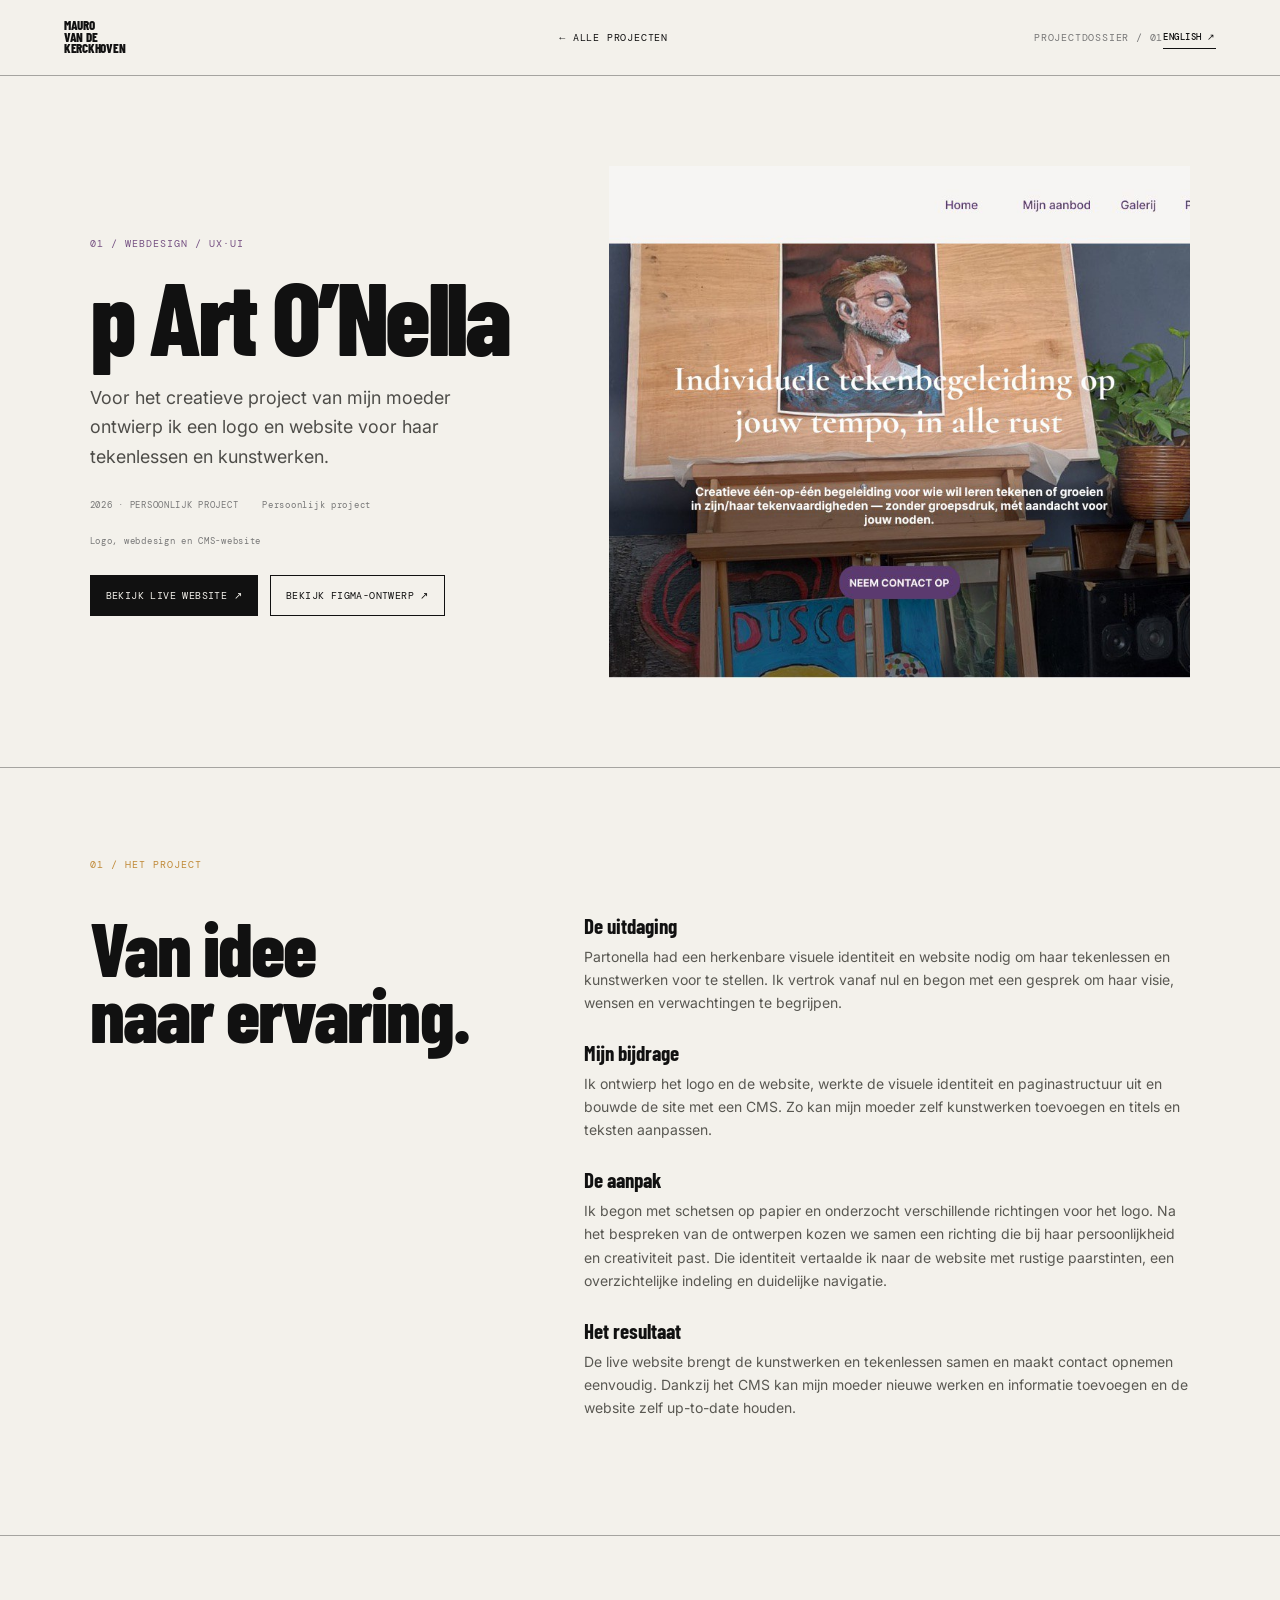
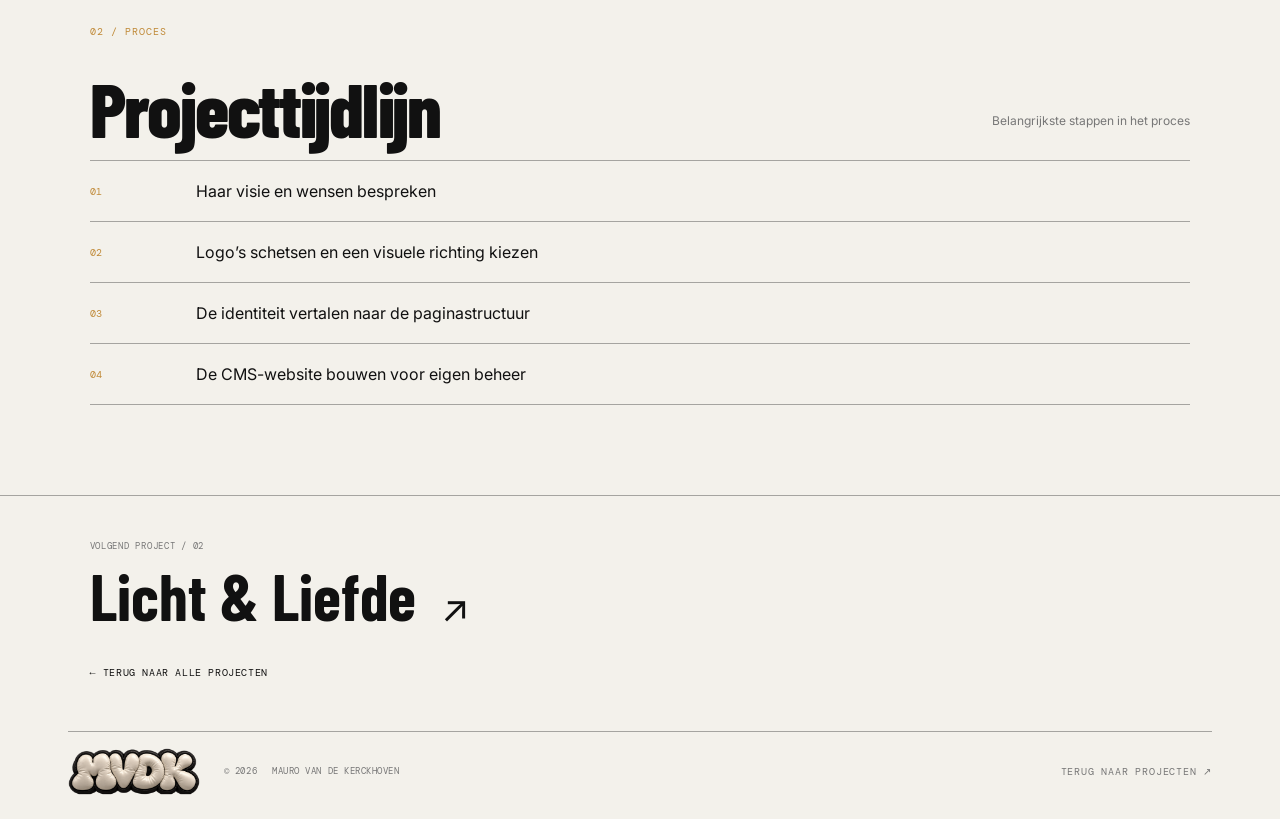
<file: project.html>
<!doctype html>
<html lang="nl">
<head>
  <meta charset="utf-8">
  <meta name="viewport" content="width=device-width, initial-scale=1">
  <meta name="description" content="Project case study by Mauro Van de kerckhoven, Digital Experience Design student.">
  <title>Project | Mauro Van de kerckhoven</title>
  <link rel="icon" type="image/svg+xml" href="assets/favicon.svg?v=2">
  <link rel="preconnect" href="https://fonts.googleapis.com">
  <link rel="preconnect" href="https://fonts.gstatic.com" crossorigin>
  <link href="https://fonts.googleapis.com/css2?family=Barlow+Condensed:wght@600;700;800;900&family=DM+Mono:wght@400;500&family=Inter:wght@400;500;600&display=swap" rel="stylesheet">
  <link rel="stylesheet" href="style.css">
  <link rel="stylesheet" href="project-detail.css">
</head>
<body class="case-body">
  <header class="case-header">
    <a class="wordmark" href="index.html#top" aria-label="Mauro Van de kerckhoven home">MAURO<br>VAN DE<br>KERCKHOVEN</a>
    <a class="case-back mono" href="index.html#work" data-nl="← ALLE PROJECTEN" data-en="← ALL PROJECTS">← ALLE PROJECTEN</a>
    <span class="case-index mono"><span data-nl="PROJECTDOSSIER" data-en="PROJECT FILE">PROJECTDOSSIER</span> / <span id="case-number">01</span></span>
    <button class="language-toggle mono" type="button" data-language-toggle aria-label="Switch to English">ENGLISH ↗</button>
  </header>
  <main id="project-detail" class="case-main"></main>
  <footer class="case-footer"><a class="case-footer-logo" href="index.html#top" aria-label="Mauro Van de kerckhoven home"><img src="assets/mvdk-logo.png" alt="MVDK-logo"></a><span>© 2026　 MAURO VAN DE KERCKHOVEN</span><a class="mono" href="index.html#work" data-nl="TERUG NAAR PROJECTEN ↗" data-en="BACK TO SELECTED WORK ↗">TERUG NAAR PROJECTEN ↗</a></footer>
  <script src="i18n.js"></script>
  <script src="project-detail.js"></script>
</body>
</html>
</file>
<file: style.css>
:root{--paper:#f3f1eb;--ink:#111;--muted:#88877f;--blue:#69c1e5;--line:rgba(17,17,17,.34);--mono:"DM Mono",monospace;--display:"Barlow Condensed",Impact,sans-serif;--body:Inter,Arial,sans-serif;--script:Caveat,cursive}
*{box-sizing:border-box}html{scroll-behavior:smooth;scroll-padding-top:82px}body{margin:0;background:var(--paper);color:var(--ink);font-family:var(--body);overflow-x:hidden}a{color:inherit;text-decoration:none}button{font:inherit}.mono,.small-link,.wordmark,.section-bar h2,.skills,.photo-tags,.socials{font-family:var(--mono);font-size:10px;letter-spacing:.08em}.header{height:76px;position:absolute;z-index:5;top:0;left:0;right:0;display:grid;grid-template-columns:1fr auto 1fr;align-items:center;padding:0 clamp(22px,5vw,64px);color:#101820}.wordmark{font:800 13px/.92 var(--display);letter-spacing:-.02em}.header nav{display:flex;gap:clamp(20px,3vw,40px)}.header nav a{font:500 10px var(--mono);text-transform:uppercase;letter-spacing:.06em;position:relative}.header nav a:after{content:"";height:1px;background:currentColor;position:absolute;left:0;right:100%;bottom:-7px;transition:right .2s}.header nav a:hover:after,.header nav a:focus-visible:after{right:0}.discipline{justify-self:end;display:flex;align-items:center;gap:12px;font:10px/.96 var(--mono);letter-spacing:.08em}.cross{font-size:23px}.menu-toggle{display:none}
.hero{height:min(760px,100svh);min-height:600px;position:relative;overflow:hidden;background:var(--blue);color:#fff}.hero-image,.hero-shade{position:absolute;inset:0;width:100%;height:100%;object-fit:cover}.hero-image{object-position:center top;mix-blend-mode:normal}.hero-shade{background:linear-gradient(180deg,rgba(36,164,218,.52) 0%,rgba(47,166,216,.24) 45%,rgba(0,0,0,.08) 68%,rgba(0,0,0,.26) 100%);pointer-events:none}.hero:after{content:"";position:absolute;inset:0;opacity:.14;pointer-events:none;background-image:url("data:image/svg+xml,%3Csvg viewBox='0 0 180 180' xmlns='http://www.w3.org/2000/svg'%3E%3Cfilter id='n'%3E%3CfeTurbulence type='fractalNoise' baseFrequency='.8' numOctaves='3' stitchTiles='stitch'/%3E%3C/filter%3E%3Crect width='100%25' height='100%25' filter='url(%23n)' opacity='.23'/%3E%3C/svg%3E");mix-blend-mode:soft-light}.hero-topline{position:absolute;top:93px;left:5%;right:5%;display:flex;justify-content:space-between;font-size:9px;color:#163242}.hero h1{position:absolute;top:17%;left:5%;margin:0;width:90%;font:900 clamp(120px,28vw,390px)/.78 var(--display);letter-spacing:-.055em;text-align:center;color:#f8f7f3;white-space:nowrap;transform:scaleX(.87);text-shadow:0 1px rgba(255,255,255,.3)}.signature{position:absolute;left:5%;top:26%;font:600 clamp(42px,5vw,70px)/.72 var(--script);color:#101010;transform:rotate(-7deg);z-index:2}.signature span{font-size:.77em}.hero-intro{position:absolute;left:5.2%;top:65%;font-size:10px;line-height:1.45;letter-spacing:.13em;color:#111}.scroll-cue{position:absolute;left:5%;bottom:35px;display:flex;align-items:center;flex-direction:column;gap:9px;font-size:9px;letter-spacing:.1em}.scroll-cue i{height:48px;width:1px;background:#fff;position:relative}.scroll-cue i:before{content:"";position:absolute;width:12px;height:12px;border:1px solid white;border-radius:50%;top:-1px;left:-6px}.hero-count{position:absolute;right:5%;bottom:40px;letter-spacing:.12em}
.section-pad{padding:48px clamp(24px,5.3vw,72px)}.work{padding-top:35px}.section-bar{display:flex;align-items:center;gap:22px;min-height:20px}.section-bar h2{font-size:10px;font-weight:500;margin:0;white-space:nowrap}.section-bar h2 span{font-weight:500}.rule{height:1px;background:var(--line);flex:1}.small-link{font-size:9px;white-space:nowrap}.section-note{font-size:12px;color:#777;max-width:600px;margin:20px 0 25px;line-height:1.6}.project-grid{display:grid;grid-template-columns:repeat(3,minmax(0,1fr));gap:28px}.project-card{border-left:1px solid var(--line);padding-left:9px;min-width:0;transition:transform .25s}.project-card:hover{transform:translateY(-4px)}.project-image{height:clamp(150px,22vw,260px);position:relative;overflow:hidden;background:#202a2d}.project-image img{width:100%;height:100%;object-fit:cover;transition:transform .5s}.project-card:hover img{transform:scale(1.035)}.project-number{position:absolute;left:0;top:0;background:var(--paper);padding:5px 9px;font:500 10px var(--mono)}.project-info{display:grid;grid-template-columns:1fr auto;align-items:start;padding-top:11px}.project-info h3{font:700 15px var(--display);margin:0 0 4px}.project-info p{font-size:11px;color:#666;margin:0}.project-info .year{grid-column:1;font:10px var(--body);color:#999;margin-top:8px}.project-arrow{grid-column:2;grid-row:1/4;font-size:19px;align-self:center}.placeholder-note{font-size:10px;color:#89877f;margin-top:24px}
.project-image{display:block;color:inherit;text-decoration:none}.project-cover{background:#f4eff6;color:#403149}.cover-brand{position:absolute;inset:0;padding:clamp(18px,3vw,36px);display:flex;flex-direction:column;align-items:flex-start;justify-content:center;background:linear-gradient(140deg,#fbf9fc 0%,#f1eaf4 62%,#e4d6e9 100%)}.cover-mark{font:700 clamp(40px,7vw,76px)/.8 var(--display);color:#765283}.cover-name{font:700 clamp(32px,5vw,56px)/.86 var(--display);letter-spacing:-.05em;margin:8px 0 16px;color:#403149}.cover-caption{font:9px/1.5 var(--mono);letter-spacing:.08em}.cover-cta{position:absolute;right:18px;bottom:18px;font:9px var(--mono);border-bottom:1px solid currentColor;padding-bottom:4px;color:#684678}.project-description{grid-column:1/-1!important;line-height:1.5;margin-top:9px!important;max-width:360px}.project-design-link{grid-column:1/-1;font:9px var(--mono);margin-top:10px;letter-spacing:.04em;width:max-content;border-bottom:1px solid var(--line);padding-bottom:4px}.project-info .year{grid-row:3}
.cover-link{position:absolute;inset:0;color:inherit;text-decoration:none}.poster-project{background:#111}.poster-gallery{height:100%;display:flex;justify-content:center;gap:2px;padding:8px}.poster-thumb{flex:1;min-width:0;height:100%;display:flex;align-items:center;justify-content:center;background:#090a0b;overflow:hidden}.poster-thumb img{width:100%;height:100%;object-fit:contain!important;transition:transform .45s}.project-card:hover .poster-thumb img{transform:scale(1.02)}
.about{padding-top:38px;padding-bottom:56px}.section-index{margin-left:auto}.about-layout{display:grid;grid-template-columns:.92fr 1.18fr .45fr;gap:clamp(24px,4vw,54px);align-items:stretch;margin-top:26px}.about-copy{border-right:1px solid var(--line);padding-right:clamp(18px,3vw,42px)}.about-copy h3,.contact h3{font:800 clamp(44px,6.3vw,84px)/.82 var(--display);letter-spacing:-.035em;margin:0 0 19px}.about-copy p{font-size:13px;line-height:1.53;max-width:360px;margin:0 0 19px}.text-link{display:flex;justify-content:space-between;align-items:center;border-top:1px solid var(--line);padding:12px 0 0;max-width:235px;font:500 10px var(--mono);letter-spacing:.08em}.text-link span{font-size:17px}.about-image{margin:0;min-width:0;position:relative}.about-image img{display:block;width:100%;height:100%;min-height:320px;max-height:390px;object-fit:cover;object-position:30% 53%}.about-image figcaption{position:absolute;left:11px;bottom:10px;color:#fff;font-size:8px}.skills{border-left:1px solid var(--line);padding:10px 0 0 20px;font-size:10px}.skills ul{list-style:none;padding:0;margin:34px 0;line-height:2.6}.skill-mark{display:block;text-align:center;font-size:38px;margin-top:48px}.landscape{height:220px;position:relative;overflow:hidden;background:#6cbbe0}.landscape img{width:100%;height:100%;object-fit:cover;object-position:center 70%;filter:saturate(.88)}.landscape:after{content:"";position:absolute;inset:0;background:linear-gradient(90deg,rgba(92,187,225,.38),transparent 46%,rgba(92,187,225,.28))}.landscape-label,.landscape-note{position:absolute;z-index:1;top:34px;padding:7px 12px;border-left:1px solid #123444;font-size:9px;line-height:1.4;letter-spacing:.12em;color:#102a39}.landscape-label{left:5%}.landscape-note{right:5%;border-left:0;border-right:1px solid #123444}.inspiration{padding-top:39px;padding-bottom:43px}.photo-grid{display:grid;grid-template-columns:1.65fr .9fr .9fr;gap:16px}.photo{height:clamp(140px,19vw,235px);margin:0;overflow:hidden;position:relative;background:#c7dce2}.photo img{width:100%;height:100%;object-fit:cover;transition:transform .4s;filter:saturate(.82)}.photo:hover img{transform:scale(1.04)}.photo-road img{object-position:90% 70%}.photo-sky img{object-position:52% 12%}.photo-rider img{object-position:29% 58%;filter:grayscale(1) contrast(1.1)}.photo figcaption{position:absolute;bottom:0;left:0;background:var(--paper);padding:7px 9px;font-size:8px}.photo-tags{font-size:9px;color:#777;margin-top:15px}
.contact{padding-top:31px;padding-bottom:42px}.contact-layout{display:grid;grid-template-columns:1.1fr .95fr .35fr;gap:30px;align-items:center;margin-top:17px}.contact h3{font-size:clamp(40px,5.5vw,72px);margin:0}.contact-copy{border-left:1px solid var(--line);padding-left:26px}.contact-copy p{font-size:12px;color:#555;line-height:1.5;margin:0 0 13px}.email-link{height:44px;border:1px solid var(--line);display:flex;align-items:center;justify-content:space-between;padding:0 14px;max-width:310px;font:500 12px var(--mono);letter-spacing:.08em;transition:background .2s,color .2s}.email-link:hover{background:var(--ink);color:var(--paper)}.email-link span{font-size:19px}.socials{display:flex;gap:18px;margin-top:15px;font-size:8px}.contact-stamp{justify-self:end;width:92px;height:92px;border:1px solid var(--line);display:grid;place-content:center;text-align:center;line-height:1.6;transform:rotate(5deg)}.footer{border-top:1px solid var(--line);margin:0 clamp(24px,5.3vw,72px);padding:14px 0 24px;display:flex;align-items:center;gap:28px;color:#777;font:9px var(--mono);letter-spacing:.07em}.footer strong{font:800 25px var(--display);color:var(--ink);margin-right:8px}.footer span:last-child{margin-left:auto}.footer span:nth-child(2){font-size:8px}
@media(max-width:760px){.header{height:68px;grid-template-columns:1fr auto auto;padding:0 20px}.header nav{display:none;position:absolute;top:68px;left:0;right:0;background:var(--paper);padding:24px;flex-direction:column;gap:18px;border-bottom:1px solid var(--line)}.header nav.is-open{display:flex}.menu-toggle{display:block;width:40px;height:40px;background:transparent;border:0;padding:10px}.menu-toggle span{display:block;height:1px;width:20px;background:currentColor;margin:6px auto}.discipline{font-size:8px;gap:7px}.cross{font-size:18px}.hero{height:90svh;min-height:570px;max-height:760px}.hero-image{object-position:65% center}.hero h1{top:24%;left:1%;width:98%;font-size:clamp(72px,24vw,190px);transform:scaleX(.9)}.hero-topline{top:83px;left:22px;right:22px;font-size:7px}.signature{top:45%;left:5%;font-size:clamp(41px,10vw,66px)}.hero-intro{top:auto;bottom:116px;left:6%;font-size:8px}.scroll-cue{bottom:20px;left:6%}.scroll-cue i{height:32px}.hero-count{bottom:30px;right:6%;font-size:8px}.section-pad{padding:34px 22px}.section-bar{gap:12px}.section-bar h2{font-size:8px}.small-link{font-size:7px}.section-note{font-size:11px;margin:13px 0 18px}.project-grid{grid-template-columns:1fr;gap:22px}.project-card{padding-left:8px}.project-image{height:58vw;max-height:310px}.project-info h3{font-size:17px}.about{padding-top:28px}.about-layout{grid-template-columns:1fr 1fr;gap:20px;margin-top:20px}.about-copy{grid-column:1;border-right:0;padding-right:4px}.about-copy h3{font-size:clamp(46px,12vw,74px)}.about-copy p{font-size:12px}.about-image{grid-column:2;grid-row:1 / span 2}.about-image img{height:100%;min-height:310px;max-height:none}.skills{grid-column:1;border-left:0;border-top:1px solid var(--line);padding:14px 0 0}.skills ul{margin:13px 0;line-height:2}.skill-mark{display:none}.landscape{height:180px}.landscape-label,.landscape-note{top:20px;font-size:8px}.photo-grid{grid-template-columns:1fr 1fr;gap:10px}.photo{height:36vw;min-height:130px}.photo-road{grid-column:1/-1;height:47vw}.photo-tags{font-size:7px;letter-spacing:0}.contact-layout{grid-template-columns:1fr;gap:22px}.contact h3{font-size:clamp(48px,13vw,76px)}.contact-copy{padding-left:0;border-left:0;border-top:1px solid var(--line);padding-top:17px}.contact-stamp{display:none}.footer{margin:0 22px;gap:10px;flex-wrap:wrap}.footer strong{font-size:22px}.footer span:nth-child(2){font-size:7px}.footer span:last-child{width:100%;margin:0 0 0 32px;font-size:7px}}
@media(max-width:390px){.hero h1{font-size:clamp(72px,24vw,190px)}.about-layout{grid-template-columns:1fr}.about-copy,.about-image,.skills{grid-column:1}.about-image{grid-row:auto}.about-image img{min-height:260px;max-height:360px}.about-copy{grid-row:auto}.section-bar{gap:8px}.section-bar h2{font-size:7px}.small-link{font-size:6px}}

.toolkit-grid{margin-top:clamp(28px,4vw,48px)}
@media(max-width:760px){.toolkit-grid{margin-top:28px}}

/* Script wordmark and more breathing room across the portfolio. */
.signature{top:12%;font-family:"Fuggles",var(--script);font-weight:400;font-size:clamp(68px,8.5vw,122px);line-height:.72;letter-spacing:.005em;transform:rotate(-4deg)}
.signature span{font-size:.88em}
.section-pad{padding-top:clamp(58px,7vw,94px);padding-bottom:clamp(58px,7vw,94px)}
.work{padding-top:clamp(48px,5.5vw,72px)}
.section-bar{gap:clamp(18px,2.4vw,34px)}
.section-note{margin-top:26px;margin-bottom:34px;line-height:1.75}
.project-grid{gap:clamp(30px,3.2vw,48px)}
.about{padding-top:clamp(64px,7vw,92px);padding-bottom:clamp(72px,8vw,108px)}
.about-layout{gap:clamp(30px,4.5vw,68px);margin-top:38px}
.inspiration{padding-top:clamp(62px,7vw,92px);padding-bottom:clamp(62px,7vw,92px)}
.photo-grid{gap:clamp(16px,1.8vw,26px)}
.contact{padding-top:clamp(58px,6.5vw,86px);padding-bottom:clamp(64px,7vw,94px)}
.contact-layout{grid-template-columns:1.1fr .95fr;gap:clamp(32px,4vw,58px);margin-top:32px}
@media(max-width:760px){.signature{font-size:clamp(64px,15vw,96px);line-height:.72}.section-pad{padding-top:48px;padding-bottom:52px}.work{padding-top:44px}.section-note{margin:17px 0 24px;line-height:1.7}.project-grid{gap:32px}.about{padding-top:50px;padding-bottom:60px}.about-layout{gap:24px;margin-top:28px}.inspiration{padding-top:50px;padding-bottom:54px}.contact{padding-top:48px;padding-bottom:56px}.contact-layout{gap:26px;margin-top:26px}}
@media(prefers-reduced-motion:reduce){html{scroll-behavior:auto}*,*:before,*:after{transition:none!important}}

/* Keep the large title behind Mauro while the original photo remains the backdrop. */
.hero-image{z-index:0;object-position:center top}
.hero-shade{z-index:1}
.hero h1{z-index:2}
.hero-person{position:absolute;z-index:3;left:50%;bottom:0;height:77%;width:auto;max-width:none;object-fit:contain;object-position:center bottom;transform:translateX(-50%);pointer-events:none}
.hero-topline,.signature,.hero-intro,.scroll-cue,.hero-count{z-index:4}
.hero:after{z-index:5}
@media(max-width:760px){.hero-image{object-position:center center}.hero-person{height:77%}}
@media(max-width:760px){
  .hero{background:var(--blue)}
  .hero-image{inset:auto auto 0 -30%;width:160%;height:auto;object-fit:contain;object-position:center bottom}
  .hero-person{display:none}
}

/* Keep the hero typography and subject in frame at laptop and tablet widths. */
@media (min-width:761px) and (max-width:1100px){
  .hero{height:min(720px,100svh);min-height:560px}
  .hero-image{object-fit:cover;object-position:62% center}
  .hero-person{display:none}
  .hero h1{left:2%;width:96%;top:21%;font-size:clamp(150px,20vw,230px);transform:scaleX(.88)}
  .signature{left:4%;top:31%;font-size:clamp(40px,5vw,56px)}
  .hero-intro{top:auto;bottom:120px}
}

/* NEXT card preview follows the live site's warm ivory and golden palette. */
.project-cover-next{background:#f7f1e7;color:#20201d}
.next-cover{position:absolute;inset:0;display:flex;flex-direction:column;justify-content:center;align-items:flex-start;padding:clamp(20px,3vw,38px);overflow:hidden;background:#f7f1e7}
.next-logo{position:absolute;left:clamp(20px,3vw,38px);top:clamp(18px,2.5vw,30px);font:800 clamp(26px,4vw,44px)/.9 var(--display);letter-spacing:-.04em;color:#20201d}
.next-logo span{color:#708c68}
.next-eyebrow{position:relative;z-index:1;margin-top:28px;color:#c18428;font:500 9px var(--mono);letter-spacing:.12em}
.next-cover strong{position:relative;z-index:1;margin-top:8px;font:700 clamp(30px,5vw,58px)/.91 var(--display);letter-spacing:-.025em;color:#242b24}
.next-bottom{position:absolute;z-index:1;left:clamp(20px,3vw,38px);right:clamp(20px,3vw,38px);bottom:clamp(18px,2.5vw,30px);display:flex;justify-content:space-between;align-items:center;font:9px var(--mono);letter-spacing:.05em}
.next-bottom b{font:20px var(--body);color:#ae7627}
.next-shape{position:absolute;width:55%;aspect-ratio:1;border-radius:50%;right:-12%;bottom:-62%;background:#e7ad4e;opacity:.32}
.project-card:focus-within .project-image{outline:2px solid var(--ink);outline-offset:3px}
.project-cover-lichtliefde{background:#fff;color:#20264c}
.licht-cover{position:absolute;inset:0;overflow:hidden;display:flex;flex-direction:column;justify-content:center;align-items:flex-start;padding:clamp(16px,2.7vw,34px);background:#fff}
.licht-cover:before{content:"";position:absolute;inset:auto auto -37% -10%;width:58%;aspect-ratio:1;border-radius:50%;background:#168b89}
.licht-cover:after{content:"";position:absolute;right:-12%;top:-42%;width:42%;aspect-ratio:1;border-radius:50%;border:clamp(13px,2vw,24px) solid #edcf00}
.licht-mark{position:absolute;right:18%;top:20%;width:40px;height:40px;display:grid;grid-template-columns:repeat(2,1fr);gap:3px;transform:rotate(-8deg)}
.licht-mark i{border:2px solid #20264c;border-radius:50%}.licht-mark i:nth-child(2){border-color:#e83d86}.licht-mark i:nth-child(3){border-color:#ff8700}.licht-mark i:nth-child(4){border-color:#168b89}
.licht-wordmark{position:relative;z-index:1;font:700 clamp(13px,1.5vw,19px)/1 var(--body);letter-spacing:-.04em}.licht-wordmark span{color:#edcf00;margin:0 2px}
.licht-kicker{position:relative;z-index:1;margin-top:clamp(14px,2vw,23px);font:8px var(--mono);letter-spacing:.12em;color:#168b89}
.licht-cover strong{position:relative;z-index:1;margin-top:7px;font:800 clamp(24px,4vw,48px)/.88 var(--display);letter-spacing:-.035em;color:#20264c}
.licht-nav{position:absolute;z-index:1;left:clamp(16px,2.7vw,34px);bottom:clamp(13px,2vw,24px);font:7px var(--mono);letter-spacing:.03em;color:#20264c}
@media(max-width:760px){.hero h1{font-size:clamp(72px,22vw,170px)}.signature{left:5%;font-size:clamp(38px,9vw,58px)}}

/* Blue software panel with a subtle line drawing behind the tool list. */
.landscape{height:auto;min-height:260px;padding:32px clamp(24px,5.3vw,72px);background:linear-gradient(115deg,#78c6e5 0%,#69bce0 48%,#8bcfe9 100%)}
.landscape-lines{position:absolute;inset:0;width:100%;height:100%;z-index:0;color:rgba(13,54,75,.25);pointer-events:none}
.landscape:after{z-index:1;background:linear-gradient(90deg,rgba(243,241,235,.08),transparent 42%,rgba(243,241,235,.08));pointer-events:none}
.toolkit{position:relative;z-index:2;width:min(100%,1180px);margin:auto;color:#102a39}
.toolkit-heading{display:flex;justify-content:space-between;align-items:center;padding-bottom:12px;border-bottom:1px solid rgba(16,42,57,.52);font-size:9px;letter-spacing:.13em}
.toolkit-grid{list-style:none;padding:0;margin:0;display:grid;grid-template-columns:repeat(3,minmax(0,1fr));}
.toolkit-grid li{min-height:46px;display:flex;align-items:center;gap:14px;border-bottom:1px solid rgba(16,42,57,.34);font:700 clamp(17px,2vw,24px)/1 var(--display);letter-spacing:.005em}
.toolkit-grid li:not(:nth-child(3n)){border-right:1px solid rgba(16,42,57,.34)}
.toolkit-grid li:nth-child(3n+2),.toolkit-grid li:nth-child(3n){padding-left:clamp(12px,2vw,28px)}
.tool-number{font:9px var(--mono);letter-spacing:.08em;opacity:.72}
.toolkit-grid li>span:last-child{font:700 clamp(16px,1.65vw,20px)/1 var(--display);letter-spacing:0}
.tool-icon{width:28px;height:28px;flex:0 0 28px;display:block}
.figma-icon{display:grid;grid-template-columns:repeat(2,14px);grid-template-rows:repeat(3,9px);align-content:center}
.figma-icon i{width:14px;height:9px;background:#f24e1e;border-radius:6px 0 0 6px}
.figma-icon i:nth-child(2){background:#ff7262;border-radius:0 6px 6px 0}
.figma-icon i:nth-child(3){background:#a259ff;border-radius:6px 0 0 6px}
.figma-icon i:nth-child(4){background:#1abcfe;border-radius:0 6px 6px 0}
.figma-icon i:nth-child(5){grid-column:1;background:#0acf83;border-radius:6px 0 6px 6px}
.adobe-icon{display:grid;place-items:center;width:29px;height:25px;border-radius:4px;background:#182b39;color:#48b9ed;font:700 16px/.9 Arial,sans-serif;letter-spacing:-.08em}
.ai-icon{color:#ff9a3d}.id-icon{color:#fa73bb}
.blender-icon path{fill:none;stroke:#e97820;stroke-width:2.4;stroke-linecap:round;stroke-linejoin:round}
.blender-icon circle{fill:#f58a24;stroke:#fff;stroke-width:1.4}.blender-icon .icon-cutout{fill:#245b91;stroke:none}
.vscode-icon{fill:#27a9e0}
.chatgpt-icon{color:#153e3a}
.wordpress-icon circle{fill:none;stroke:#17445a;stroke-width:1.7}.wordpress-icon path{fill:none;stroke:#17445a;stroke-width:1.5;stroke-linecap:round;stroke-linejoin:round}
.github-icon{fill:#182b39}
@media(max-width:760px){.landscape{min-height:250px;padding:24px 22px}.toolkit-heading{font-size:8px}.toolkit-grid li{min-height:43px;gap:8px;font-size:clamp(16px,4vw,21px)}.toolkit-grid li:nth-child(3n+2),.toolkit-grid li:nth-child(3n){padding-left:10px}}
@media(max-width:390px){.landscape{padding:22px 18px}.toolkit-grid{grid-template-columns:repeat(2,minmax(0,1fr))}.toolkit-grid li:not(:nth-child(3n)){border-right:0}.toolkit-grid li:nth-child(3n+2),.toolkit-grid li:nth-child(3n){padding-left:0}.toolkit-grid li:nth-child(odd){border-right:1px solid rgba(16,42,57,.34)}.toolkit-grid li:nth-child(even){padding-left:12px}}

/* High-contrast monochrome version of the software panel. */
.landscape{background:#090909;color:#fff}
.landscape-lines{color:rgba(255,255,255,.2)}
.landscape:after{background:linear-gradient(90deg,rgba(0,0,0,.16),transparent 42%,rgba(0,0,0,.16))}
.toolkit{color:#fff}
.toolkit-heading{border-bottom-color:rgba(255,255,255,.48)}
.toolkit-grid li{border-bottom-color:rgba(255,255,255,.32)}
.toolkit-grid li:not(:nth-child(3n)){border-right-color:rgba(255,255,255,.32)}
.figma-icon i,.figma-icon i:nth-child(2),.figma-icon i:nth-child(3),.figma-icon i:nth-child(4),.figma-icon i:nth-child(5){background:#fff}
.adobe-icon{background:transparent;border:1px solid rgba(255,255,255,.9);color:#fff}
.ai-icon,.id-icon{color:#fff}
.blender-icon path{stroke:#fff}.blender-icon circle{fill:#fff;stroke:#fff}.blender-icon .icon-cutout{fill:#090909}
.vscode-icon{fill:#fff}.chatgpt-icon{color:#fff}
.wordpress-icon circle,.wordpress-icon path{stroke:#fff}
.github-icon{fill:#fff}
@media(max-width:390px){.toolkit-grid li:nth-child(odd){border-right-color:rgba(255,255,255,.32)}}

/* Keep the black software panel clean and free of line decoration. */
.landscape-lines{display:none}
.toolkit-heading{border-bottom:0}
.toolkit-grid li,.toolkit-grid li:not(:nth-child(3n)),.toolkit-grid li:nth-child(odd){border:0}

/* Interactive portrait model, occupying the same About column as the former photo. */
.about-model{height:clamp(320px,28vw,390px);overflow:hidden;background:var(--paper);color:var(--ink)}
.about-model model-viewer{display:block;width:100%;height:100%;min-height:320px;background:transparent;--poster-color:transparent;--progress-bar-color:#111;--progress-bar-height:2px}
.model-loading{position:absolute;z-index:1;inset:0;display:flex;align-items:center;justify-content:center;gap:11px;background:var(--paper);color:var(--ink);font:9px var(--mono);letter-spacing:.1em;text-transform:uppercase;transition:opacity .25s}
.model-loading[hidden]{display:none}
.model-spinner{width:16px;height:16px;border:1px solid rgba(17,17,17,.25);border-top-color:#111;border-radius:50%;animation:model-spin .8s linear infinite}
.model-loading.has-error{padding:20px;text-align:center;line-height:1.6}
@keyframes model-spin{to{transform:rotate(360deg)}}
@media(max-width:760px){.about-model{height:100%;min-height:310px}.about-model model-viewer{min-height:310px}}
@media(max-width:390px){.about-model{min-height:260px;max-height:360px}.about-model model-viewer{min-height:260px}}
@media(prefers-reduced-motion:reduce){.model-spinner{animation:none}}
.discipline{white-space:nowrap;font-size:clamp(8px,.8vw,10px)}
.header-tools{justify-self:end;display:flex;align-items:center;gap:clamp(10px,1.6vw,24px)}
.header-tools .discipline{justify-self:auto}
.language-toggle{border:0;border-bottom:1px solid currentColor;background:transparent;color:inherit;padding:5px 0;font:500 9px var(--mono);letter-spacing:.06em;white-space:nowrap;cursor:pointer}
.language-toggle:hover,.language-toggle:focus-visible{opacity:.68}
@media(max-width:760px){.header-tools{grid-column:3;grid-row:1;flex-direction:column;align-items:flex-end;gap:3px}.header-tools .discipline{font-size:7px}.language-toggle{font-size:7px}.header{grid-template-columns:1fr auto auto}}
.artonella-card-preview{object-position:top center}

/* Clear separation between the tools label and the app list. */
.toolkit-grid{margin-top:clamp(32px,3vw,44px);row-gap:clamp(12px,1.2vw,18px)}
@media(max-width:760px){.toolkit-grid{margin-top:30px;row-gap:12px}}

.toolkit-grid li{justify-content:center}
.landscape{padding-bottom:clamp(64px,6vw,84px)}
@media(max-width:760px){.landscape{padding-bottom:48px}}

.footer-logo{display:block;width:118px;line-height:0}
.footer-logo img,.case-footer-logo img{display:block;width:100%;height:auto}
.case-footer-logo{display:block;width:132px;flex:none}
@media(max-width:760px){.footer-logo{width:104px}.case-footer-logo{width:104px}}

/* Keep the mobile hero hierarchy clear and the header controls grouped at the edge. */
@media(max-width:760px){
  .header{grid-template-columns:minmax(0,1fr) auto auto}
  .header-tools{grid-column:2;grid-row:1;margin-right:12px}
  .menu-toggle{grid-column:3;grid-row:1;justify-self:end;width:40px;height:40px;padding:9px;border:1px solid rgba(16,24,32,.5);border-radius:0;display:flex;flex-direction:column;justify-content:center;gap:6px;background:transparent;color:#101820;cursor:pointer}
  .menu-toggle span{display:block;width:20px;height:1px;margin:0 auto;background:currentColor;transition:transform .2s,opacity .2s}
  .menu-toggle[aria-expanded="true"] span:first-child{transform:translateY(3px) rotate(45deg)}
  .menu-toggle[aria-expanded="true"] span:last-child{transform:translateY(-3px) rotate(-45deg)}
  .menu-toggle:focus-visible{outline:1px solid currentColor;outline-offset:3px}
  .header nav.is-open{top:calc(100% + 8px);left:auto;right:20px;width:min(224px,calc(100vw - 40px));padding:5px 16px;gap:0;background:var(--paper);border:1px solid var(--line);border-radius:0;box-shadow:none}
  .header nav.is-open a{display:block;padding:13px 0;border-bottom:1px solid var(--line);font-size:9px}
  .header nav.is-open a:last-child{border-bottom:0}
  .signature{top:12%;left:5%;font-size:clamp(40px,10vw,62px);line-height:.76}
  .hero{background:linear-gradient(155deg,#87d2ed 0%,#72c5e7 42%,#61b9df 100%)}
  .hero-image{-webkit-mask-image:linear-gradient(to bottom,transparent 0%,#000 18%);mask-image:linear-gradient(to bottom,transparent 0%,#000 18%)}
  .hero h1{top:36%;left:3%;width:94%;font-size:clamp(72px,20vw,128px);line-height:.9;color:#f8f7f3;transform:none}
  .hero-person{display:block;left:50%;bottom:0;width:160vw;height:auto;max-width:none;transform:translateX(-50%)}
}
</file>
<file: project-detail.css>
.case-body{--case-accent:#c08a38;background:var(--paper)}
.case-header{height:76px;padding:0 clamp(22px,5vw,72px);display:grid;grid-template-columns:1fr 1fr 1fr;align-items:center;border-bottom:1px solid var(--line)}
.case-back,.case-index{font:10px var(--mono);letter-spacing:.08em}.case-back{justify-self:center}.case-index{justify-self:end;color:#777}.case-main{max-width:1600px;margin:0 auto}.case-hero{padding:clamp(42px,7vw,100px) clamp(24px,7vw,100px);display:grid;grid-template-columns:.85fr 1.15fr;gap:clamp(36px,7vw,100px);align-items:center;min-height:620px;border-bottom:1px solid var(--line)}
.case-gold{--case-accent:#c58c37}.case-lilac{--case-accent:#765283}.case-blue{--case-accent:#1456ae}.case-kicker,.case-section-label{font:10px var(--mono);letter-spacing:.1em;text-transform:uppercase;color:var(--case-accent)}
.case-hero h1{font:800 clamp(50px,8vw,112px)/.83 var(--display);letter-spacing:-.035em;margin:23px 0 25px;max-width:650px}.case-intro{font-size:clamp(15px,1.4vw,18px);line-height:1.65;max-width:540px;color:#4e4d49}.case-meta{display:flex;gap:24px;flex-wrap:wrap;margin:28px 0;color:#777;font-size:9px}.case-actions{display:flex;gap:12px;flex-wrap:wrap}.case-button{display:inline-flex;padding:13px 15px;background:#111;color:var(--paper);font:10px var(--mono);letter-spacing:.04em;border:1px solid #111;transition:background .2s,color .2s}.case-button:hover{background:transparent;color:#111}.case-button-outline{background:transparent;color:#111}.case-button-outline:hover{background:#111;color:var(--paper)}
.case-hero-art{min-width:0}.case-cover{min-height:430px;padding:clamp(24px,4vw,60px);position:relative;overflow:hidden;display:flex;flex-direction:column;justify-content:center}.case-cover-art{background:linear-gradient(140deg,#fbf9fc,#e4d6e9);color:#403149}.case-art-mark{font:700 clamp(56px,10vw,120px)/.8 var(--display);color:#765283}.case-cover-art strong{font:700 clamp(52px,8vw,100px)/.8 var(--display);letter-spacing:-.05em;margin:12px 0 30px}.case-cover-art>span:last-child{font:10px/1.6 var(--mono);letter-spacing:.08em}.case-cover-next{background:#f7f1e7;color:#242b24}.case-next-logo{position:absolute;top:28px;left:32px;font:800 42px var(--display);letter-spacing:-.04em;color:#20201d}.case-next-logo span{color:#708c68}.case-cover-next>strong{font:700 clamp(48px,7vw,92px)/.87 var(--display);letter-spacing:-.03em}.case-cover-foot{position:absolute;left:32px;bottom:28px;font:10px var(--mono);letter-spacing:.07em}.case-cover-next:after{content:"";position:absolute;width:44%;aspect-ratio:1;right:-12%;bottom:-54%;border-radius:50%;background:#e7ad4e;opacity:.4}.case-poster-grid{display:grid;grid-template-columns:repeat(3,minmax(0,1fr));gap:12px;align-items:stretch}.case-poster-grid figure{margin:0;background:#101010;min-width:0}.case-poster-grid img{display:block;width:100%;height:clamp(280px,45vw,520px);object-fit:contain}
.case-overview,.case-process{padding:clamp(45px,7vw,96px) clamp(24px,7vw,100px);border-bottom:1px solid var(--line)}.case-overview-grid{display:grid;grid-template-columns:.8fr 1.2fr;gap:7vw;margin-top:42px}.case-overview h2,.case-process h2{font:800 clamp(44px,6vw,78px)/.86 var(--display);letter-spacing:-.025em;margin:0}.case-overview-grid h3{font:700 21px var(--display);margin:0 0 7px}.case-overview-grid p{font-size:14px;line-height:1.65;color:#595852;margin:0 0 26px;max-width:620px}.case-process-heading{display:flex;justify-content:space-between;align-items:end;gap:24px;margin:36px 0 20px}.case-process-heading p{font-size:12px;color:#777}.case-timeline{list-style:none;padding:0;margin:0;border-top:1px solid var(--line)}.case-timeline li{display:grid;grid-template-columns:90px 1fr;gap:16px;padding:20px 0;border-bottom:1px solid var(--line);align-items:center}.case-timeline span{font-size:10px;color:var(--case-accent)}.case-timeline p{margin:0;font-size:16px}.case-edit-note{margin:28px clamp(24px,7vw,100px);padding:13px;border:1px dashed #9a8b6e;color:#6b5c43;font-size:9px}.case-next{padding:44px clamp(24px,7vw,100px) 52px;display:flex;flex-direction:column;align-items:flex-start;gap:14px}.case-next>p{font-size:9px;color:#777;margin:0}.case-next>a:first-of-type{font:700 clamp(34px,5vw,64px)/.94 var(--display)}.case-next>a:first-of-type span{font:400 .6em var(--body);margin-left:12px}.case-back-bottom{margin-top:22px;font:10px var(--mono);letter-spacing:.06em}.case-footer{border-top:1px solid var(--line);margin:0 clamp(24px,5.3vw,72px);padding:16px 0 24px;display:flex;align-items:center;gap:24px;color:#777;font:9px var(--mono);letter-spacing:.06em}.case-footer .wordmark{color:#111}.case-footer>a:last-child{margin-left:auto}
@media(max-width:760px){.case-header{height:68px;padding:0 20px;grid-template-columns:1fr auto}.case-back{justify-self:end}.case-index{display:none}.case-hero{grid-template-columns:1fr;min-height:0;padding:44px 22px;gap:30px}.case-hero h1{font-size:clamp(52px,14vw,88px)}.case-cover{min-height:300px}.case-poster-grid{gap:6px}.case-poster-grid img{height:57vw;max-height:420px}.case-overview,.case-process{padding:42px 22px}.case-overview-grid{grid-template-columns:1fr;gap:28px;margin-top:28px}.case-overview h2,.case-process h2{font-size:58px}.case-process-heading{display:block;margin:27px 0 14px}.case-process-heading p{margin:10px 0}.case-timeline li{grid-template-columns:40px 1fr;gap:12px;padding:16px 0}.case-timeline p{font-size:14px}.case-edit-note{margin:20px 22px}.case-next{padding:38px 22px}.case-footer{margin:0 22px;gap:10px;flex-wrap:wrap}.case-footer span{font-size:7px}.case-footer>a:last-child{margin:4px 0 0}}
@media(max-width:390px){.case-header .wordmark{font-size:11px}.case-back{font-size:8px}.case-poster-grid{grid-template-columns:1fr}.case-poster-grid img{height:auto;max-height:none}.case-poster-grid figure{max-height:560px;overflow:hidden}.case-poster-grid img{height:560px}.case-footer{font-size:7px}}
.case-header{grid-template-columns:1fr auto 1fr auto}
.case-header .language-toggle{justify-self:end}
@media(max-width:760px){.case-header{grid-template-columns:1fr auto auto}.case-header .case-back{grid-column:2}.case-header .language-toggle{grid-column:3}.case-header .case-index{display:none}}
.case-teal{--case-accent:#138b88}
.case-cover-lichtliefde{height:clamp(340px,40vw,560px);min-height:0;padding:0;background:#fff;display:block}
.case-cover-lichtliefde img{display:block;width:100%;height:100%;object-fit:cover;object-position:top center}
.case-cover-artonella{height:clamp(340px,40vw,560px);min-height:0;padding:0;background:#f7f5f3;display:block}
.case-cover-artonella img{display:block;width:100%;height:100%;object-fit:cover;object-position:top center}
.case-site-preview,.case-process{padding:clamp(45px,7vw,96px) clamp(24px,7vw,100px);border-bottom:1px solid var(--line)}
.case-preview-heading{display:flex;justify-content:space-between;align-items:end;gap:20px;margin:30px 0 22px}
.case-preview-heading h2{margin:0;font:800 clamp(44px,6vw,78px)/.86 var(--display);letter-spacing:-.025em}
.case-preview-heading a{font:10px var(--mono);letter-spacing:.08em;border-bottom:1px solid var(--line);padding-bottom:5px;white-space:nowrap}
.case-iframe-wrap{width:100%;height:clamp(450px,65vw,850px);overflow:hidden;background:#fff;border:1px solid var(--line)}
.case-iframe-wrap iframe{display:block;width:100%;height:100%;border:0;background:#fff}
.case-preview-note{font:9px var(--mono);letter-spacing:.05em;color:#777;margin:10px 0 0}
@media(max-width:760px){.case-site-preview{padding:42px 22px}.case-preview-heading{display:block;margin:25px 0 18px}.case-preview-heading h2{font-size:58px}.case-preview-heading a{display:inline-block;margin-top:16px}.case-iframe-wrap{height:72vh;min-height:480px;max-height:720px}.case-cover-lichtliefde,.case-cover-artonella{height:320px}}
@media(max-width:760px){.case-overview-grid{gap:34px}.case-overview-grid p{font-size:15px;line-height:1.75;margin-bottom:30px}.case-process-heading p{line-height:1.65}.case-timeline li{padding:19px 0}}
</file>
